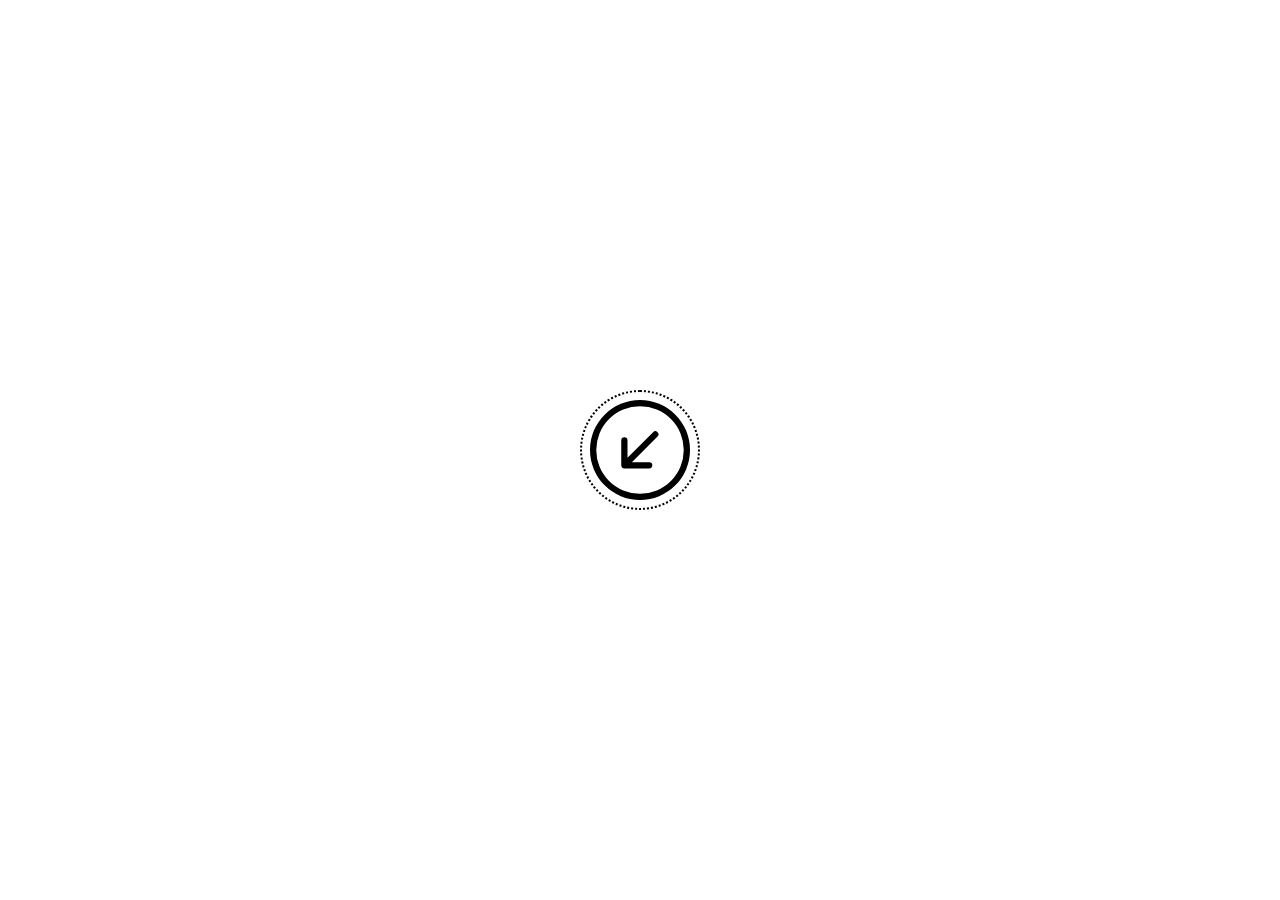
<file: module11_homework/№1 button/index.html>
<!DOCTYPE html>
<html lang="ru">
<meta charset="UTF-8">
<head>
    <link rel="stylesheet" href="style.css">
    <title>Модуль 11. API браузера</title>
</head>
<body>
    <button class="button">
        <div class="button__div-first">
            <svg xmlns="http://www.w3.org/2000/svg" width="100" height="100" fill="currentColor" class="bi bi-arrow-down-left-circle" viewBox="0 0 16 16">
              <path fill-rule="evenodd" d="M1 8a7 7 0 1 0 14 0A7 7 0 0 0 1 8zm15 0A8 8 0 1 1 0 8a8 8 0 0 1 16 0zm-5.904-2.854a.5.5 0 1 1 .707.708L6.707 9.95h2.768a.5.5 0 1 1 0 1H5.5a.5.5 0 0 1-.5-.5V6.475a.5.5 0 1 1 1 0v2.768l4.096-4.097z"/>
            </svg>
        </div>
        <div class="button__div-second">
            <svg xmlns="http://www.w3.org/2000/svg" width="100" height="100" fill="currentColor" class="bi bi-arrow-down-left-circle-fill" viewBox="0 0 16 16">
              <path d="M16 8A8 8 0 1 0 0 8a8 8 0 0 0 16 0zm-5.904-2.803a.5.5 0 1 1 .707.707L6.707 10h2.768a.5.5 0 0 1 0 1H5.5a.5.5 0 0 1-.5-.5V6.525a.5.5 0 0 1 1 0v2.768l4.096-4.096z"/>
            </svg>
        </div>
    </button>
    <script src="js.js"></script>
</body>
</html>
</file>
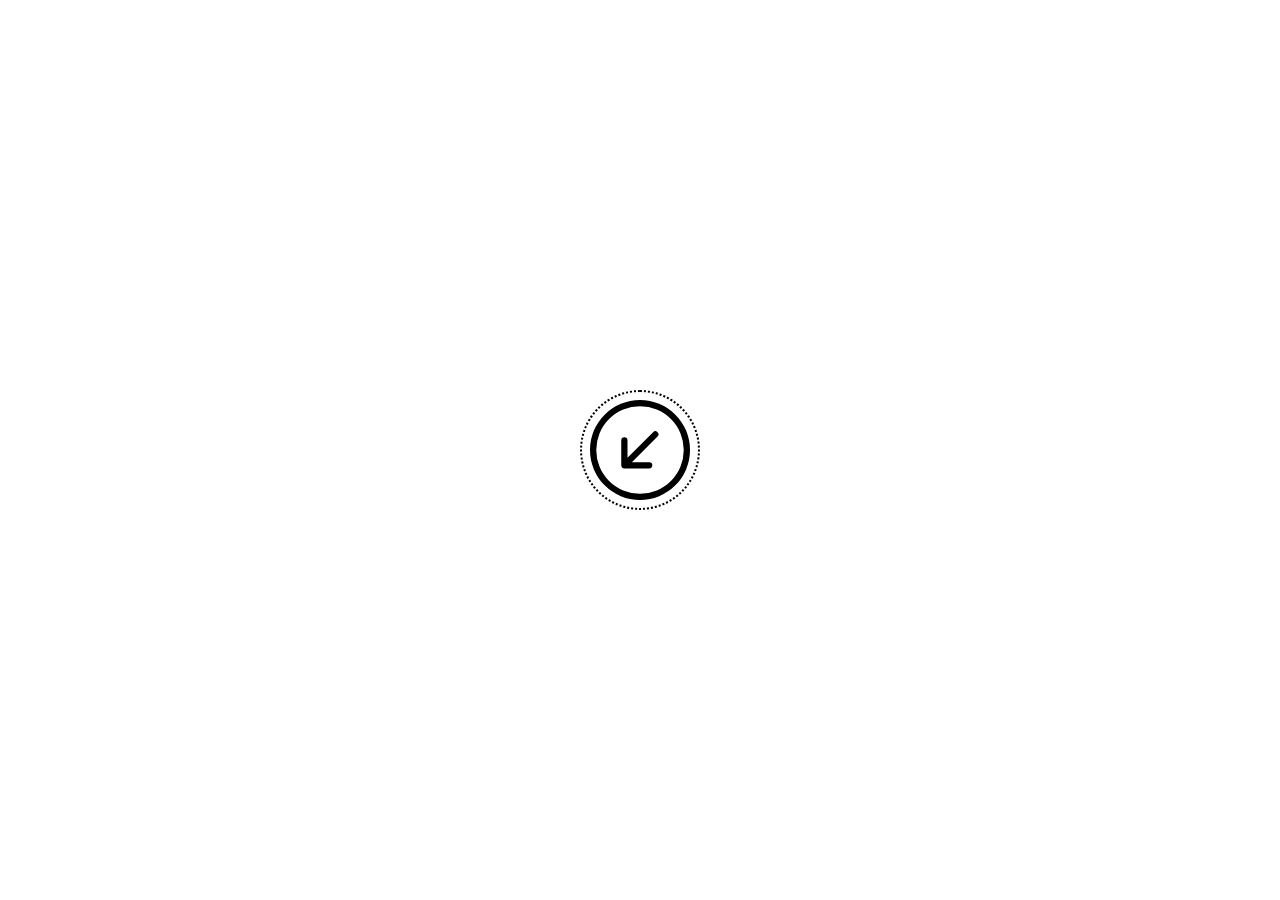
<file: module11_homework/№2 screen/index.html>
<!DOCTYPE html>
<html lang="ru">
<meta charset="UTF-8">
<head>
    <link rel="stylesheet" href="style.css">
    <title>Модуль 11. API браузера</title>
</head>
<body>
    <button class="button">
        <div class="button__div-first">
            <svg xmlns="http://www.w3.org/2000/svg" width="100" height="100" fill="currentColor" class="bi bi-arrow-down-left-circle" viewBox="0 0 16 16">
              <path fill-rule="evenodd" d="M1 8a7 7 0 1 0 14 0A7 7 0 0 0 1 8zm15 0A8 8 0 1 1 0 8a8 8 0 0 1 16 0zm-5.904-2.854a.5.5 0 1 1 .707.708L6.707 9.95h2.768a.5.5 0 1 1 0 1H5.5a.5.5 0 0 1-.5-.5V6.475a.5.5 0 1 1 1 0v2.768l4.096-4.097z"/>
            </svg>
        </div>
    </button>
    <script src="js.js"></script>
</body>
</html>
</file>
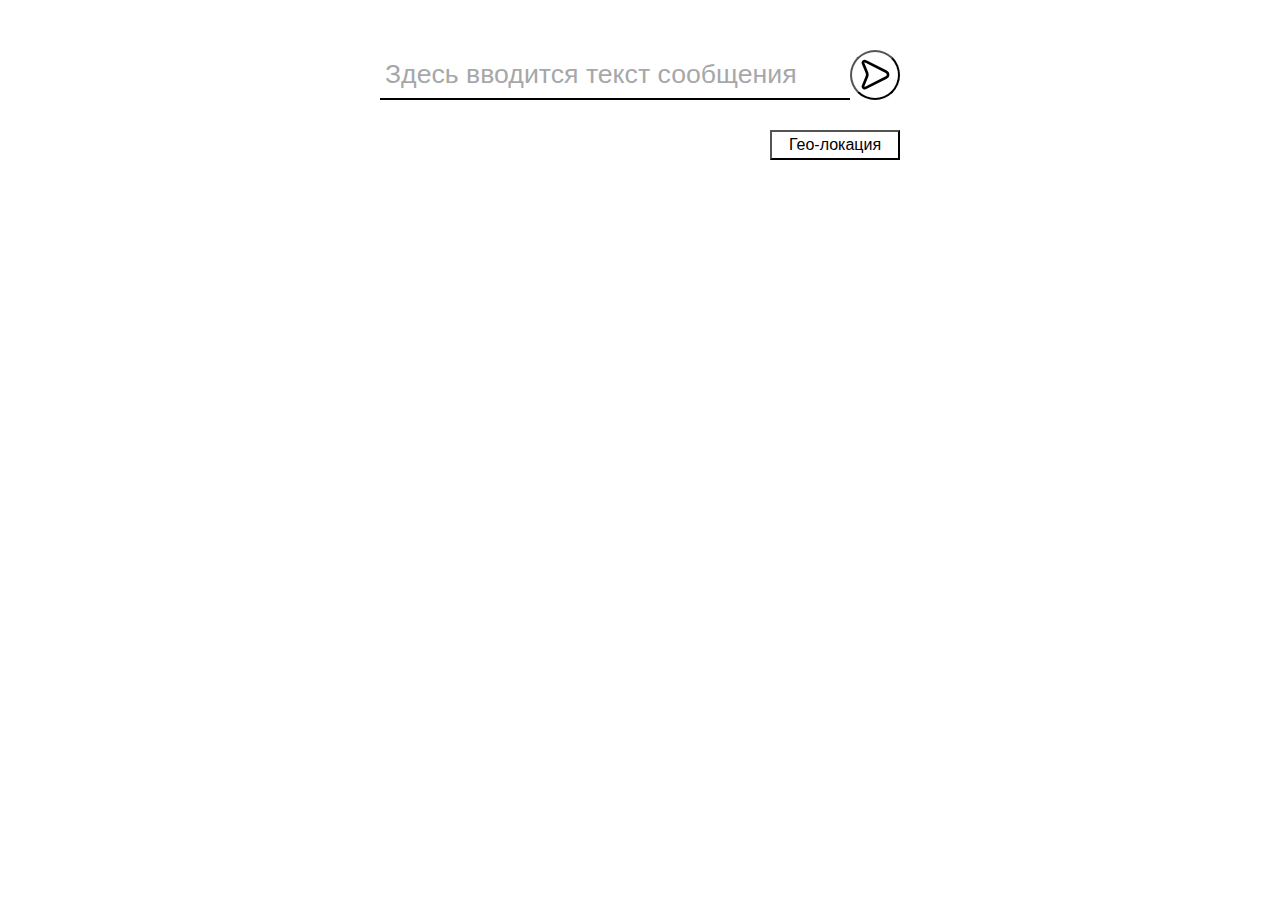
<file: module11_homework/№3 chat/index.html>
<!DOCTYPE html>
<html lang="ru">
<meta charset="UTF-8">
<head>
    <link rel="stylesheet" href="style.css">
    <title>Модуль 11. API браузера</title>
</head>
<body>
    <div class="div__input">
        <input type="text" name="name" placeholder="Здесь вводится текст сообщения" class="div__input-text">
        <button class="div__input_button">
            <svg width="45px" height="45px" viewBox="0 -0.5 25 25" fill="none" xmlns="http://www.w3.org/2000/svg">
            <path fill-rule="evenodd" clip-rule="evenodd" d="M18.455 9.8834L7.063 4.1434C6.76535 3.96928 6.40109 3.95274 6.08888 4.09916C5.77667 4.24558 5.55647 4.53621 5.5 4.8764C5.5039 4.98942 5.53114 5.10041 5.58 5.2024L7.749 10.4424C7.85786 10.7903 7.91711 11.1519 7.925 11.5164C7.91714 11.8809 7.85789 12.2425 7.749 12.5904L5.58 17.8304C5.53114 17.9324 5.5039 18.0434 5.5 18.1564C5.55687 18.4961 5.77703 18.7862 6.0889 18.9323C6.40078 19.0785 6.76456 19.062 7.062 18.8884L18.455 13.1484C19.0903 12.8533 19.4967 12.2164 19.4967 11.5159C19.4967 10.8154 19.0903 10.1785 18.455 9.8834V9.8834Z" stroke="#000000" stroke-width="1.5" stroke-linecap="round" stroke-linejoin="round"/>
            </svg>
        </button>
        <div class="div__input_buttons">
            <button class="div__input_geo-button">Гео-локация</button>
        </div>
    </div>
    <div class="div__output"></div>
    <script src="js.js"></script>
</body>
</html>
</file>
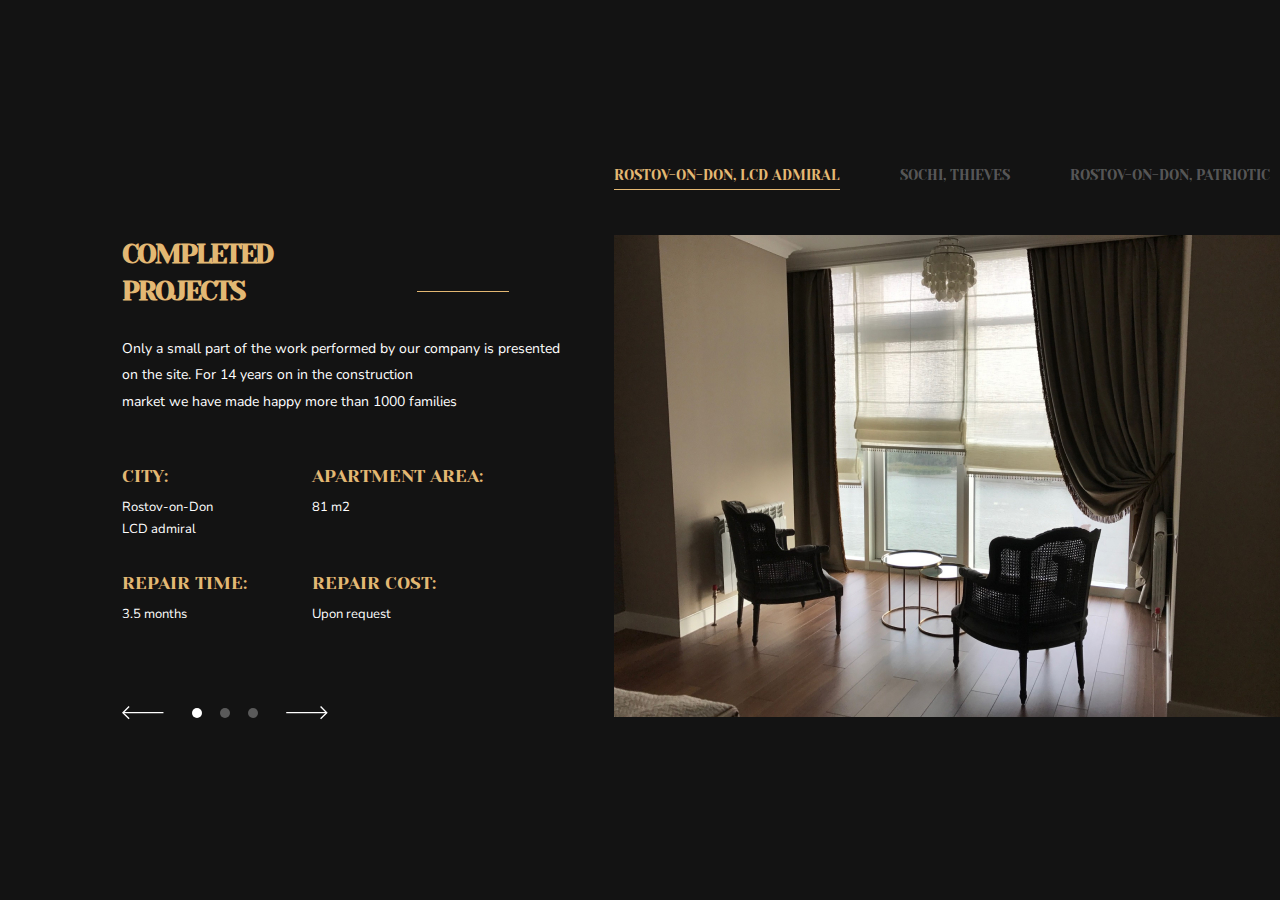
<file: module14_homework(slider)/slider.html>
<!DOCTYPE html>
<html lang="ru">
<head>
    <meta charset="utf-8">
    <link rel="stylesheet" href="style/slider.css">
    <link rel="stylesheet" href="fonts/font.css">
    <title>Slider</title>
</head>
<body>
    <div class="slider">
        <div class="slider__left">
            <h1 class="slider__h1">Completed projects</h1>
            <div class="slider__rectangle"></div>
            <div class="slider__div">
                <p class="slider__p_about">Only a small part of the work performed by our company is presented on the site. For 14 years on in the construction<br>market we have made happy more than 1000 families</p>
                <div class="slider__div_city">
                    <h2 class="slider__h2">City:</h2>
                    <p class="slider__p slider__p_city"></p>
                </div>
                <div class="slider__div_area">
                    <h2 class="slider__h2">Apartment area:</h2>
                    <p class="slider__p slider__p_area"></p>
                </div>
                <div class="slider__div_time">
                    <h2 class="slider__h2">Repair time:</h2>
                    <p class="slider__p slider__p_time"></p>
                </div>
                <div class="slider__div_cost">
                    <h2 class="slider__h2">Repair Cost:</h2>
                    <p class="slider__p slider__p_cost"></p>
                </div>
            </div>
            <div class="slider__nav">
                <img class="slider__icon slider__icon_left" src="images/svg/arrow-left.svg"/>
                <div class="slider__dots">
                    <div class="slider__dot slider__dot_0"></div>
                    <div class="slider__dot slider__dot_1"></div>
                    <div class="slider__dot slider__dot_2"></div>
                </div>
                <img class="slider__icon slider__icon_right" src="images/svg/arrow-right.svg"/>
            </div>
        </div>
        <div class="slider__right">
            <div class="slider__right_nav">
                <div class="slider__right_item slider__right_item0"></div>
                <div class="slider__right_item slider__right_item1"></div>
                <div class="slider__right_item slider__right_item2"></div>
            </div>
            <div class="slider__img"></div>
        </div>
    </div>
    <script src="js/slider.js"></script>
</body>
</html>
</file>
<file: module11_homework/№1 button/style.css>
* {
    box-sizing: border-box;
}
body {
    margin: 0;
    height: 100vh;
    display: flex;
    justify-content: center;
    align-items: center;
}
.button {
    width: 120px;
    height: 120px;
    border-style: dotted;
    border-radius: 100px;
    background-color: initial;
    cursor: pointer;
    display: flex;
    justify-content: center;
    align-items: center;
    padding: 0;
}
.button:hover {
    box-shadow: 0 0 10px #9ecaed;
}
.button__div-first {
    width: 100px;
    height: 100px;
}
.button__div-second {
    width: 100px;
    height: 100px;
    display: none;
}
</file>
<file: module11_homework/№2 screen/style.css>
* {
    box-sizing: border-box;
}
body {
    margin: 0;
    height: 100vh;
    display: flex;
    justify-content: center;
    align-items: center;
}
.button {
    width: 120px;
    height: 120px;
    border-style: dotted;
    border-radius: 100px;
    background-color: initial;
    cursor: pointer;
    display: flex;
    justify-content: center;
    align-items: center;
    padding: 0;
}
.button:hover {
    box-shadow: 0 0 10px #9ecaed;
}
.button__div-first {
    width: 100px;
    height: 100px;
}
</file>
<file: module11_homework/№3 chat/style.css>
* {
    box-sizing: border-box;
}
body {
    margin: 0;
    display: flex;
    flex-direction: column;
    align-items: center;
}
.div__input {
    width: 520px;
    display: flex;
    flex-wrap: wrap;
    justify-content: flex-end;
    position: fixed;
    z-index: 100;
    background-color: #ffff;
    padding-top: 50px;
    padding-bottom: 50px;
}
.div__input-text {
    width: 470px;
    height: 50px;
    font-size: 20pt;
    padding: 5px;
    border: none;
    border-bottom: 2px solid;
    outline:none;
    outline-offset: 0;
}
.div__input-text::placeholder {
    color: #212529;
    opacity: 0.4;
}
.div__input_button {
    width: 50px;
    height: 50px;
    border-radius: 50px;
    background-color: initial;
    cursor: pointer;
    display: flex;
    justify-content: center;
    align-items: center;
    padding: 0;
}
.div__input_button:hover {
    box-shadow: 0 0 10px #9ecaed;
}
.div__input_geo-button {
    width: 130px;
    height: 30px;
    font-size: 12pt;
    background-color: initial;
    cursor: pointer;
    margin-top: 30px;
}
.div__input_geo-button:hover {
    box-shadow: 0 0 10px #9ecaed;
}
.div__output {
    width: 520px;
    min-height: 500px;
    margin-top: 250px;
    margin-bottom: 50px;
    display: flex;
    flex-direction: column;
    gap: 20px;
    overflow: scroll;
    padding: 10px;
}
.div__output_message {
    box-shadow: 0 0 10px #40E0D0;
    width: 350px;
    min-height: 50px;
    margin-left: auto;
    margin-right: 0;
    padding: 5px;
    border-radius: 10px;
    word-wrap: break-word;
}
.div__output_answer {
    box-shadow: 0 0 10px #9ecaed;
    width: 350px;
    min-height: 50px;
    margin-left: 0;
    margin-right: auto;
    padding: 5px;
    border-radius: 10px;
    word-wrap: break-word;
}
.div__output_p {
    font-size: 8pt;
    font-style: strong;
    margin: 0;
    opacity: 0.4;
}
</file>
<file: module14_homework(slider)/style/slider.css>
* {
    box-sizing: border-box;
    margin: 0px;
    padding: 0px;
}
body {
    background-color: #131313;
    display: flex;
    justify-content: center;
    align-items: center;
    height: 100vh;
}
.slider {
    width: 1440px;
    height: 783px;
    display: flex;
}
.slider__left {
    width: 442px;
    margin-left: 134px;
}
.slider__h1 {
    width: 253px;
    height: 66px;
    color: #E3B873;
    font-family: Yeseva One;
    font-size: 27px;
    line-height: 138.6%;
    letter-spacing: -1.89px;
    text-transform: uppercase;
    margin-top: 176px;
}
.slider__rectangle {
    margin-top: -10px;
    margin-left: 295px;
    width: 92px;
    height: 1px;
    background: #E3B873;
}
.slider__div {
    width: 442px;
    height: 290px;
    margin-top: 44px;
    display: grid;
    grid-template: 128px 107px / 190px;
    grid-template-areas:
    "about about"
    "city area"
    "time cost";
}
.slider__p_about {
    grid-area: about;
    color: #FFF;
    font-family: Nunito Sans;
    font-size: 14px;
    font-style: normal;
    font-weight: 400;
    line-height: 190.96%;
}
.slider__h2 {
    color: #E3B873;
    font-family: Yeseva One;
    font-size: 18px;
    font-style: normal;
    font-weight: 400;
    line-height: 138.6%;
    text-transform: uppercase;
}
.slider__div_city {
    grid-area: city;
}
.slider__div_area {
    grid-area: area;
}
.slider__div_time {
    grid-area: time;
}
.slider__div_cost {
    grid-area: cost;
}
.slider__p {
    color: #FFF;
    font-family: Nunito Sans;
    font-size: 13px;
    font-style: normal;
    font-weight: 400;
    line-height: 163.68%;
    margin-top: 9px;
    opacity: 0;
}
.slider__p_active {
    transition: 1s;
    opacity: 1;
}
.slider__nav {
    width: 206px;
    height: 14px;
    margin-top: 80px;
    display: flex;
    gap: 28px;
}
.slider__icon {
    cursor: pointer;
}
.slider__dots {
    display: flex;
    gap: 18px;
    align-items: center;
}
.slider__dot {
    width: 10px;
    height: 10px;
    background: #FFF;
    opacity: 30%;
    cursor: pointer;
    border-radius: 50%;
    cursor: pointer;
}
.slider__dot_active {
    opacity: 100%;
    transition: 1s;
}
.slider__dot:after { /* псевдоэлемент для увеличения области клика */
    content: "";
    position: absolute;
    margin-left: -3px;
    margin-top: -3px;
    width: 16px;
    height: 16px;
}
.slider__right {
    margin-left: 50px;
}
.slider__right_nav {
    margin-top: 107px;
    height: 24px;
    max-width: 679px;
    display: flex;
    gap: 60px;
}
.slider__right_item {
    color: rgba(255, 255, 255, 0.30);
    font-family: Yeseva One;
    font-size: 14px;
    font-style: normal;
    font-weight: 400;
    line-height: 138.6%;
    text-transform: uppercase;
    cursor: pointer;
}
.slider__right_item:hover {
    color: #E3B873;
    transition: 1s;
}
.slider__right_active {
    color: #E3B873;
    border-bottom: 1px #E3B873 solid;
    transition: 1s;
}
.slider__img {
    margin-top: 45px;
    width: 679px;
    height: 482px;
    opacity: 0;
}
.slider__img_active {
    transition: 1s;
    opacity: 1;
}
</file>
<file: module14_homework(slider)/fonts/font.css>
@import url('https://fonts.googleapis.com/css2?family=Nunito+Sans:opsz@6..12&family=Yeseva+One&display=swap');
</file>
